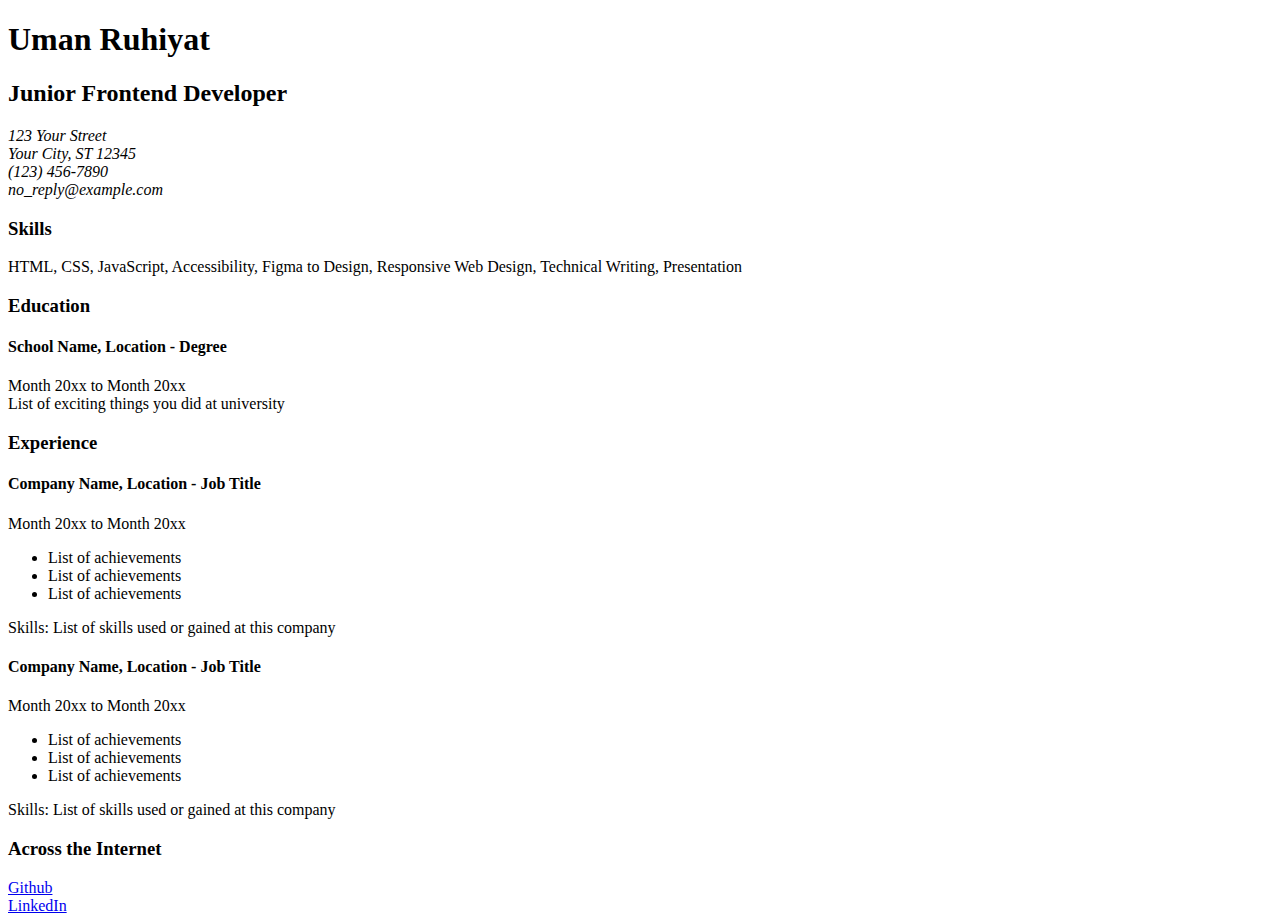
<file: 01-Single-Page-CV/index.html>
<!--Uman ruhiyat-->
<!-- Single Page CV -->
<!DOCTYPE html>
<html lang="en">
  <!-- Head -->
  <head>
    <meta charset="UTF-8" />
    <meta name="viewport" content="width=device-width, initial-scale=1.0" />
    <!-- Title -->
    <title>Uman Ruhiyat - Junior Frontend Developer</title>
  </head>
<!--Body-->
<body>
<header>
  <h1>Uman Ruhiyat</h1>
    <h2>Junior Frontend Developer</h2>
  <!--Kontak Info-->
    <div class="contact-info">
      <address>
        123 Your Street <br>
        Your City, ST 12345 <br>
        (123) 456-7890 <br>
        no_reply@example.com
       </address>
    </div>
</header>
<!--Main-->
  <main>
    <!--Skill-->
    <section class="skills">
        <h3 class="section-title">Skills</h3>
       <p>HTML, CSS, JavaScript, Accessibility, Figma to Design, Responsive Web Design, Technical Writing, Presentation</p>
    </section>
    <!--Edukasi-->
    <section class="education">
        <h3 class="section-title">Education</h3>
        <h4>School Name, Location - Degree</h4>
        <p>Month 20xx to Month 20xx <br />List of exciting things you did at university </p>
    </section>
    <!--Experience-->
    <section class="experience">
        <h3 class="section-title">Experience</h3>
        <article>
          <h4>Company Name, Location - Job Title</h4>
          <p>Month 20xx to Month 20xx</p>
          <ul>
            <li>List of achievements</li>
            <li>List of achievements</li>
            <li>List of achievements</li>
          </ul>
           <p>Skills: List of skills used or gained at this company</p>
        </article>
        <article>
          <h4>Company Name, Location - Job Title</h4>
          <p>Month 20xx to Month 20xx</p>
          <ul>
            <li>List of achievements</li>
            <li>List of achievements</li>
            <li>List of achievements</li>
          </ul>
           <p>Skills: List of skills used or gained at this company</p>
        </article>
    </section>
    <!--Internet-->
    <section class="internet">
        <h3 class="section-title">Across the Internet</h3>
        <a href="https://github.com/umnrhyt/">Github</a><br />
        <a href="https://www.linkedin.com/in/umnrhyt/">LinkedIn</a><br />
    </section>
  </main>
 </body>
</html>
</file>
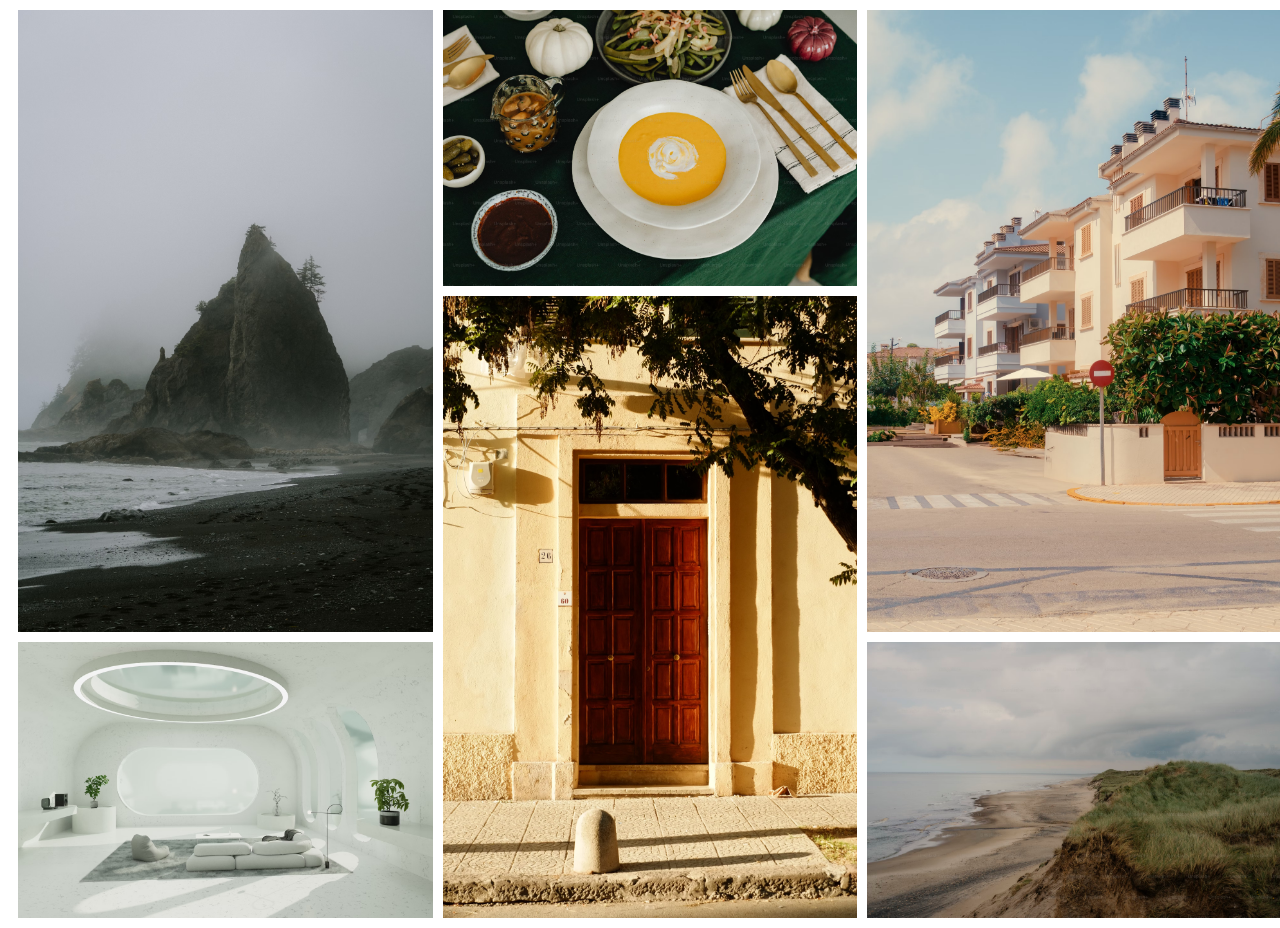
<file: 08-Image-Grid-Layout/index.html>
<!-- Project HTML CSS Image Grid Layout -->
<!DOCTYPE html>
<html lang="en">
<head>
    <meta charset="UTF-8">
    <meta name="viewport" content="width=device-width, initial-scale=1.0">
    <!-- Title Name -->
    <title>Image Grid Layout</title>
    <link rel="stylesheet" href="styles.css">
</head>
<!-- Body -->
<body>
  <!-- Image container-->
   <div class="container">
     <!-- img -->
        <img class="A-foggy-beach" src="assets/img/A-foggy-beach.avif" alt="A foggy beach">
        
        <img class="A-living-room" src="assets/img/A-living-room.avif" alt="A living room">
        
        <img class="A-table-topped" src="assets/img/A-table-topped.avif" alt="A table topped">
        
        <img class="A-red-door" src="assets/img/A-red-door.avif" alt="a building">
        
        <img class="A-row-of-white-apartment" src="assets/img/A-row-of-white-apartment.avif" alt="a white apartment">
        
        <img class="A-beach-view" src="assets/img/A-beach-view.avif" alt="A beach view">
        
    </div>
</body>
</html>
</file>
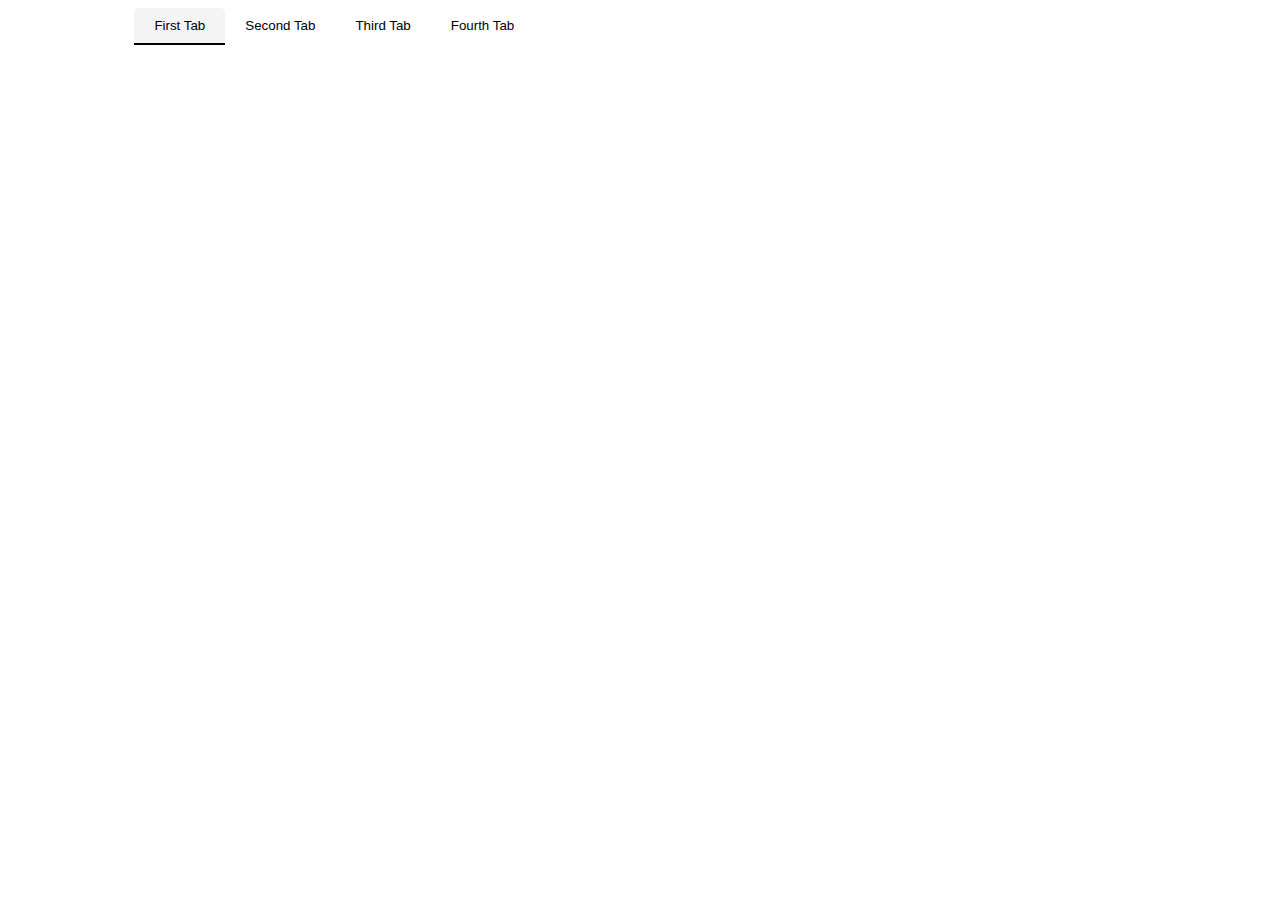
<file: 10-Tabs/index.html>
<!-- Siple Tabs -->
<!DOCTYPE html>
<html lang="en">
  <head>
    <meta charset="UTF-8">
    <meta name="viewport" content="width=device-width, initial-scale=1.0">
  <!-- Title Name -->
    <title>Simple Tabs</title>
  <!-- -->
  <!-- Link Css -->
    <link rel="stylesheet" href="styles.css">
    
  </head>
  
  <body>
  <!-- Tabs -->
    <div class="tabs">
  <!-- Tabs List -->
         <div class="tab-links">
        <button class="tab-link active" onclick="openTab(event, 'Tab1')">First Tab</button>
        <button class="tab-link" onclick="openTab(event, 'Tab2')">Second Tab</button>
        <button class="tab-link" onclick="openTab(event, 'Tab3')">Third Tab</button>
        <button class="tab-link" onclick="openTab(event, 'Tab4')">Fourth Tab</button>
      </div>
  <!-- Tabs Content -->
    <div class="tab-content" id="Tab1">
        <h2>Content for First Tab</h2>
        <p>This is the content of First Tab.</p>
        <p>It is shown by default.</p>
        <p>
        contoh simple tabs
        </p>
      </div>
      <div class="tab-content" id="Tab2" style="display: none;">
        <h2>Content for Second Tab</h2>
        <p>This is the content of Second Tab.</p>
      </div>
      <div class="tab-content" id="Tab3" style="display: none;">
        <h2>Content for Third Tab</h2>
        <p>This is the content of Third Tab.</p>
      </div>
      <div class="tab-content" id="Tab4" style="display: none;">
        <h2>Content for Fourth Tab</h2>
        <p>This is the content of Fourth Tab.</p>
      </div>
    </div>
  <!-- Java script -->
    <script src="script.js"></script>
</body>
</html>
</file>
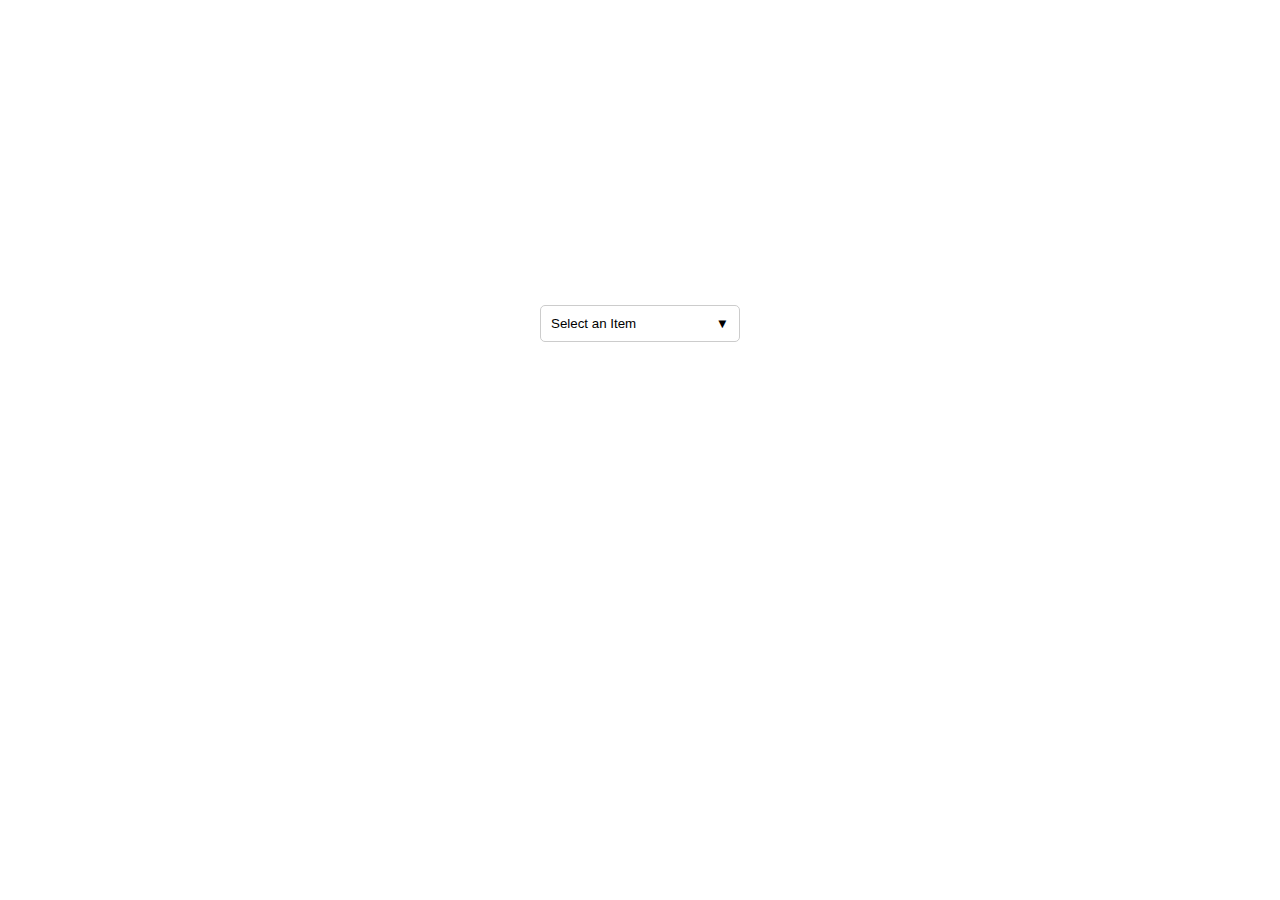
<file: 16-Custom-Dropdown/index.html>
<!-- Custom Dropdown -->
<!DOCTYPE html>
<html lang="en">
  <head>
    <meta charset="UTF-8" />
    <meta name="viewport" content="width=device-width, initial-scale=1.0" />
 <!-- Title Name -->
    <title>Custom Dropdown</title>
    <link rel="stylesheet" href="styles.css" />
  </head>
  <body>
    <div class="dropdown">
      <button class="dropdown-button">Select an Item</button>
      <ul class="dropdown-list">
        <li class="dropdown-item">First Item</li>
        <li class="dropdown-item">Second Item</li>
        <li class="dropdown-item">Third Item</li>
        <li class="dropdown-item">Fourth Item</li>
        <li class="dropdown-item">Fifth Item</li>
      </ul>
    </div>
  </body>
  <script src="script.js"></script>
</html>
</file>
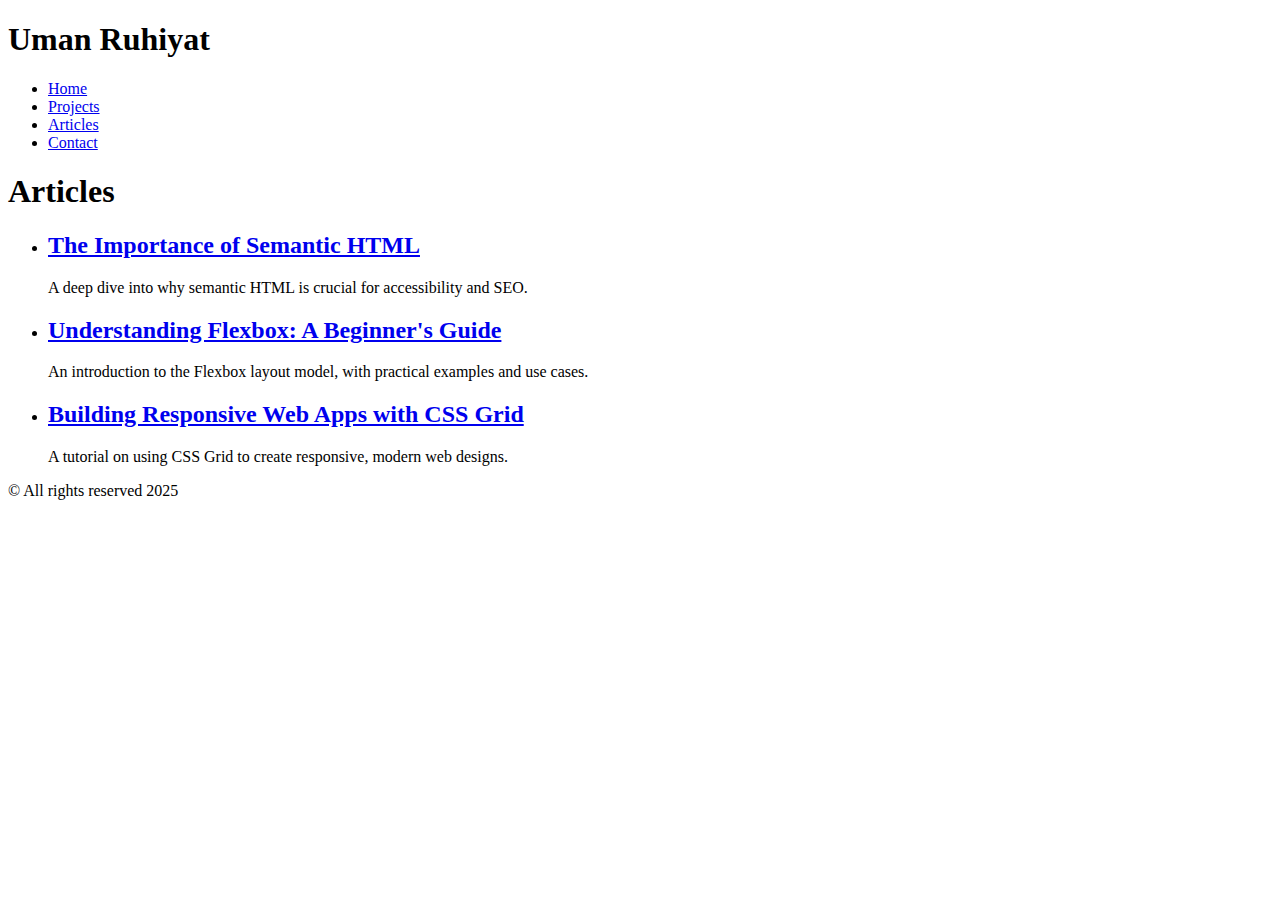
<file: 02-Basic-HTML-Website/articles.html>
<!--Uman ruhiyat-->
<!-- Basic HTML Website -->
<!DOCTYPE html>
<html lang="en">
  <!-- Head -->
  <head>
    <meta charset="UTF-8" />
    <meta name="viewport" content="width=device-width, initial-scale=1.0" />
    <!-- Title -->
    <title>Uman Ruhiyat</title>
  </head>
  <body>
   
    <header>
        <h1>Uman Ruhiyat</h1>
        <nav>
            <ul>
                <li><a href="../index.html">Home</a></li>
                <li><a href="projects.html">Projects</a></li>
                <li><a href="articles.html" class="active">Articles</a></li>
                <li><a href="contact.html">Contact</a></li>
            </ul>
        </nav>
    </header>
    <main>
      <section class="articles">
        <h1>Articles</h1>
        <ul>
          <li>
            <h2><a href="#">The Importance of Semantic HTML</a></h2>
            <p>A deep dive into why semantic HTML is crucial for accessibility and SEO.</p>
          </li>
          <li>
            <h2><a href="#">Understanding Flexbox: A Beginner's Guide</a></h2>
            <p>An introduction to the Flexbox layout model, with practical examples and use cases.</p>
          </li>
          <li>
            <h2><a href="#">Building Responsive Web Apps with CSS Grid</a></h2>
            <p>A tutorial on using CSS Grid to create responsive, modern web designs.</p>
          </li>
        </ul>
      </section>    </main>
    <footer>
        <p>&copy; All rights reserved 2025</p>
    </footer>

  </body>

</html>
</file>
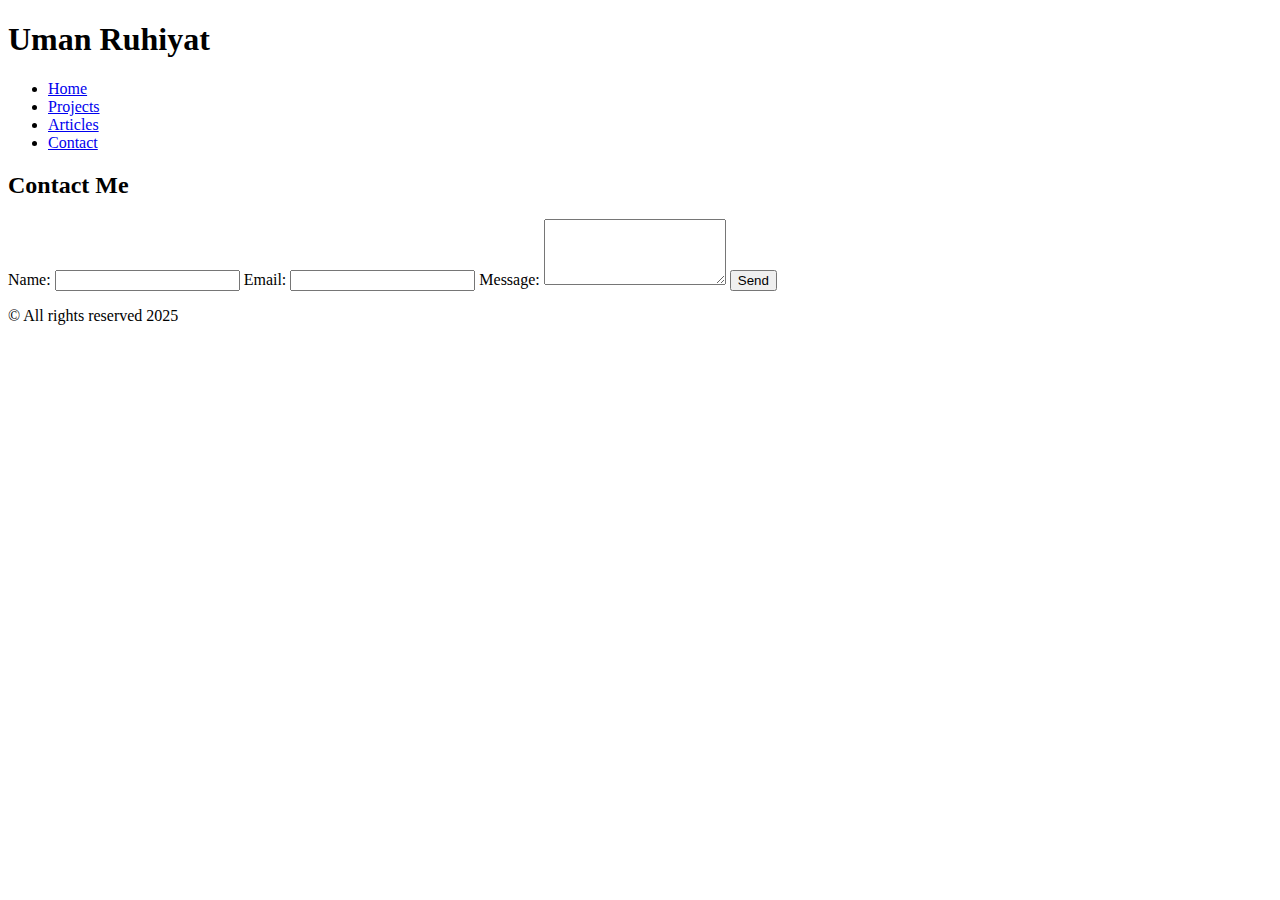
<file: 02-Basic-HTML-Website/contact.html>
<!--Uman ruhiyat-->
<!-- Basic HTML Website -->
<!DOCTYPE html>
<html lang="en">
  <!-- Head -->
  <head>
    <meta charset="UTF-8" />
    <meta name="viewport" content="width=device-width, initial-scale=1.0" />
    <!-- Title -->
    <title>Uman Ruhiyat</title>
  </head>
  <body>
   
    <header>
        <h1>Uman Ruhiyat</h1>
        <nav>
            <ul>
                <li><a href="../index.html">Home</a></li>
                <li><a href="projects.html">Projects</a></li>
                <li><a href="articles.html">Articles</a></li>
                <li><a href="contact.html" class="active">Contact</a></li>
            </ul>
        </nav>
    </header>
    <main>
        <h2>Contact Me</h2>
        <form action="#" method="post">
            <label for="name">Name:</label>
            <input type="text" id="name" name="name" required>
            <label for="email">Email:</label>
            <input type="email" id="email" name="email" required>
            <label for="message">Message:</label>
            <textarea id="message" name="message" rows="4" required></textarea>
            <button type="submit">Send</button>
        </form>
    </main>
    <footer>
        <p>&copy; All rights reserved 2025</p>
    </footer>

  </body>

</html>
</file>
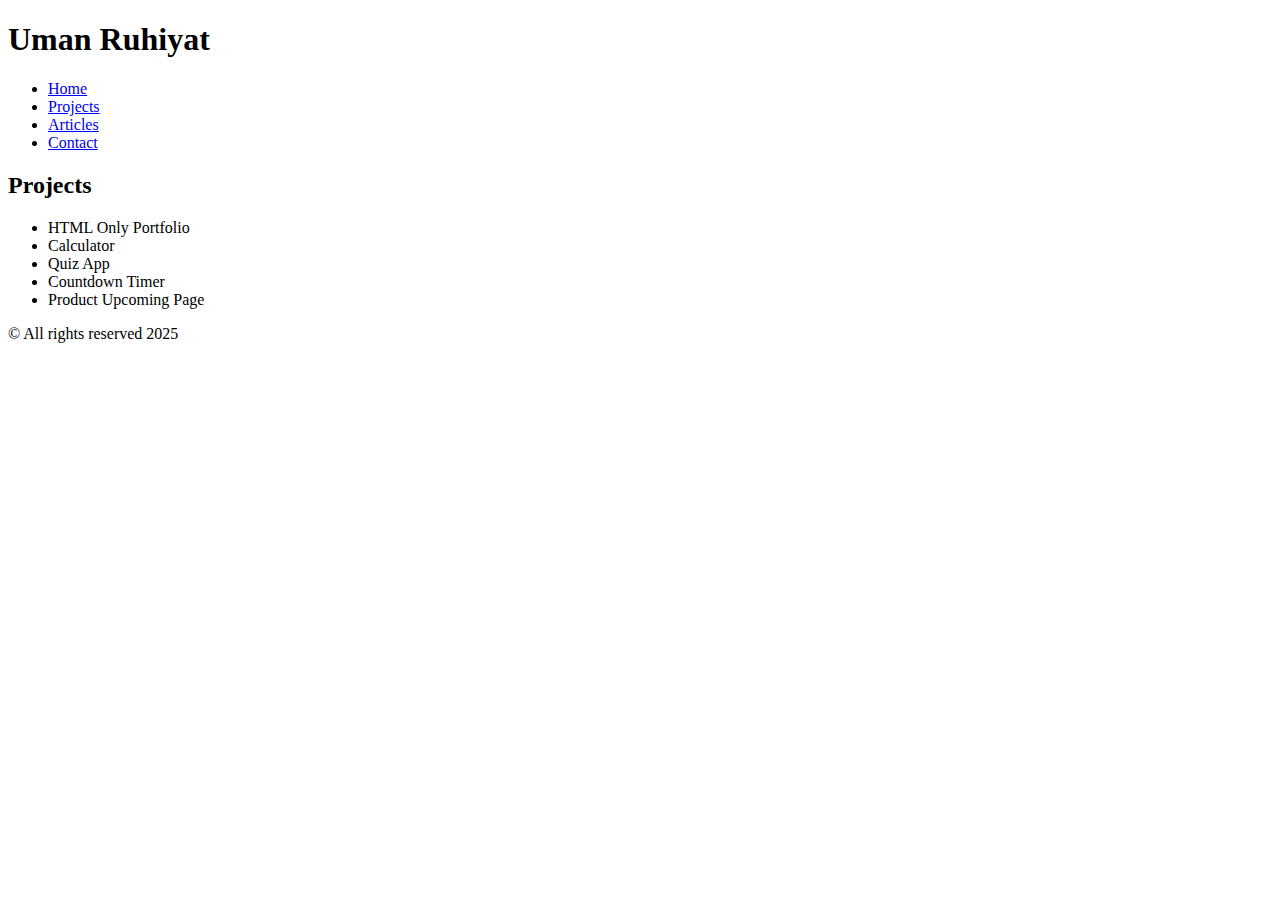
<file: 02-Basic-HTML-Website/projects.html>
<!--Uman ruhiyat-->
<!-- Basic HTML Website -->
<!DOCTYPE html>
<html lang="en">
  <!-- Head -->
  <head>
    <meta charset="UTF-8" />
    <meta name="viewport" content="width=device-width, initial-scale=1.0" />
    <!-- Title -->
    <title>Uman Ruhiyat</title>
  </head>
  <body>
   
    <header>
        <h1>Uman Ruhiyat</h1>
        <nav>
            <ul>
                <li><a href="../index.html">Home</a></li>
                <li><a href="projects.html" class="active">Projects</a></li>
                <li><a href="articles.html">Articles</a></li>
                <li><a href="contact.html">Contact</a></li>
            </ul>
        </nav>
    </header>
    <main>
        <h2>Projects</h2>
        <ul>
            <li>HTML Only Portfolio</li>
            <li>Calculator</li>
            <li>Quiz App</li>
            <li>Countdown Timer</li>
            <li>Product Upcoming Page</li>
        </ul>
    </main>
    <footer>
        <p>&copy; All rights reserved 2025</p>
    </footer>

  </body>

</html>
</file>
<file: 08-Image-Grid-Layout/styles.css>
* {
    box-sizing: border-box;
}

body{
    min-height: 100vh;
    overflow-x: hidden;
}
.container{
    width: 100%;
    display: grid;
    grid-template-areas: 
    "f t a"
    "f b a"
    "l b v"
    ;
    gap: 10px;
    margin: 10px;
    box-sizing: border-box;
}
.container img{
    width: 100%;
    height: 100%;
    object-fit: cover;
}
.A-foggy-beach{
    grid-area: f;
}
.A-living-room{
    grid-area: l;
}
.A-table-topped{
    grid-area: t;
}
.A-red-door{
    grid-area: b;
}
.A-row-of-white-apartment{
    grid-area: a;
}
.A-beach-view{
    grid-area: v;
}
@media screen and (max-width:840px) {
    .container{
        grid-template-areas: 
        "f l"
        "t b"
        "a v"
        ;
    }
}
@media screen and (max-width:400px){
    .container{
        grid-template-areas: 
        "f"
        "l"
        "t"
        "b"
        "a"
        "v"
        ;
    }
}
</file>
<file: 10-Tabs/styles.css>
/* style.css */


body {
  font-family: Arial, sans-serif;
}

.tabs {
  width: 80%;
  margin: 0 auto;
}

.tab-links {
  display: flex;
}

.tab-link {
  background-color: #fff;
  border: none;
  padding: 10px 20px;
  cursor: pointer;
  border-bottom: 2px solid transparent;
}

.tab-link:hover {
  background: #f4f4f4;
  border-radius: 5px 5px 0 0;
}

.tab-link.active {
  border-bottom: 2px solid #000;
  border-radius: 5px 5px 0 0;
  background: #f4f4f4;
}

.tab-content {
  display: none;
  padding: 20px;
  background: #f4f4f4;
}

.tab-content h2 {
  margin-top: 0;
}
</file>
<file: 16-Custom-Dropdown/styles.css>
body {
  height: 70vh;
  display: flex;
  align-items: center;
  justify-content: center;
}

.dropdown {
  position: relative;
  width: 200px;
}

.dropdown-button {
  width: 100%;
  padding: 10px;
  border: 1px solid #ccc;
  border-radius: 5px;
  background-color: #fff;
  cursor: pointer;
  text-align: left;
}

.dropdown-button:after {
  content: "▼";
  float: right;
}

.dropdown-list {
  display: none;
  position: absolute;
  width: 100%;
  border: 1px solid #ccc;
  border-radius: 5px;
  background-color: #fff;
  margin-top: 5px;
  z-index: 1;
  list-style-type: none;
  padding: 0;
}

.dropdown-item {
  padding: 10px;
  cursor: pointer;
}

.dropdown-item:hover {
  background-color: #f0f0f0;
}

.dropdown-item.selected {
  background-color: #e0e0e0;
  font-weight: bold;
}

.dropdown.open .dropdown-list {
  display: block;
}

.dropdown.open .dropdown-button:after {
  content: "▲";
}
</file>
